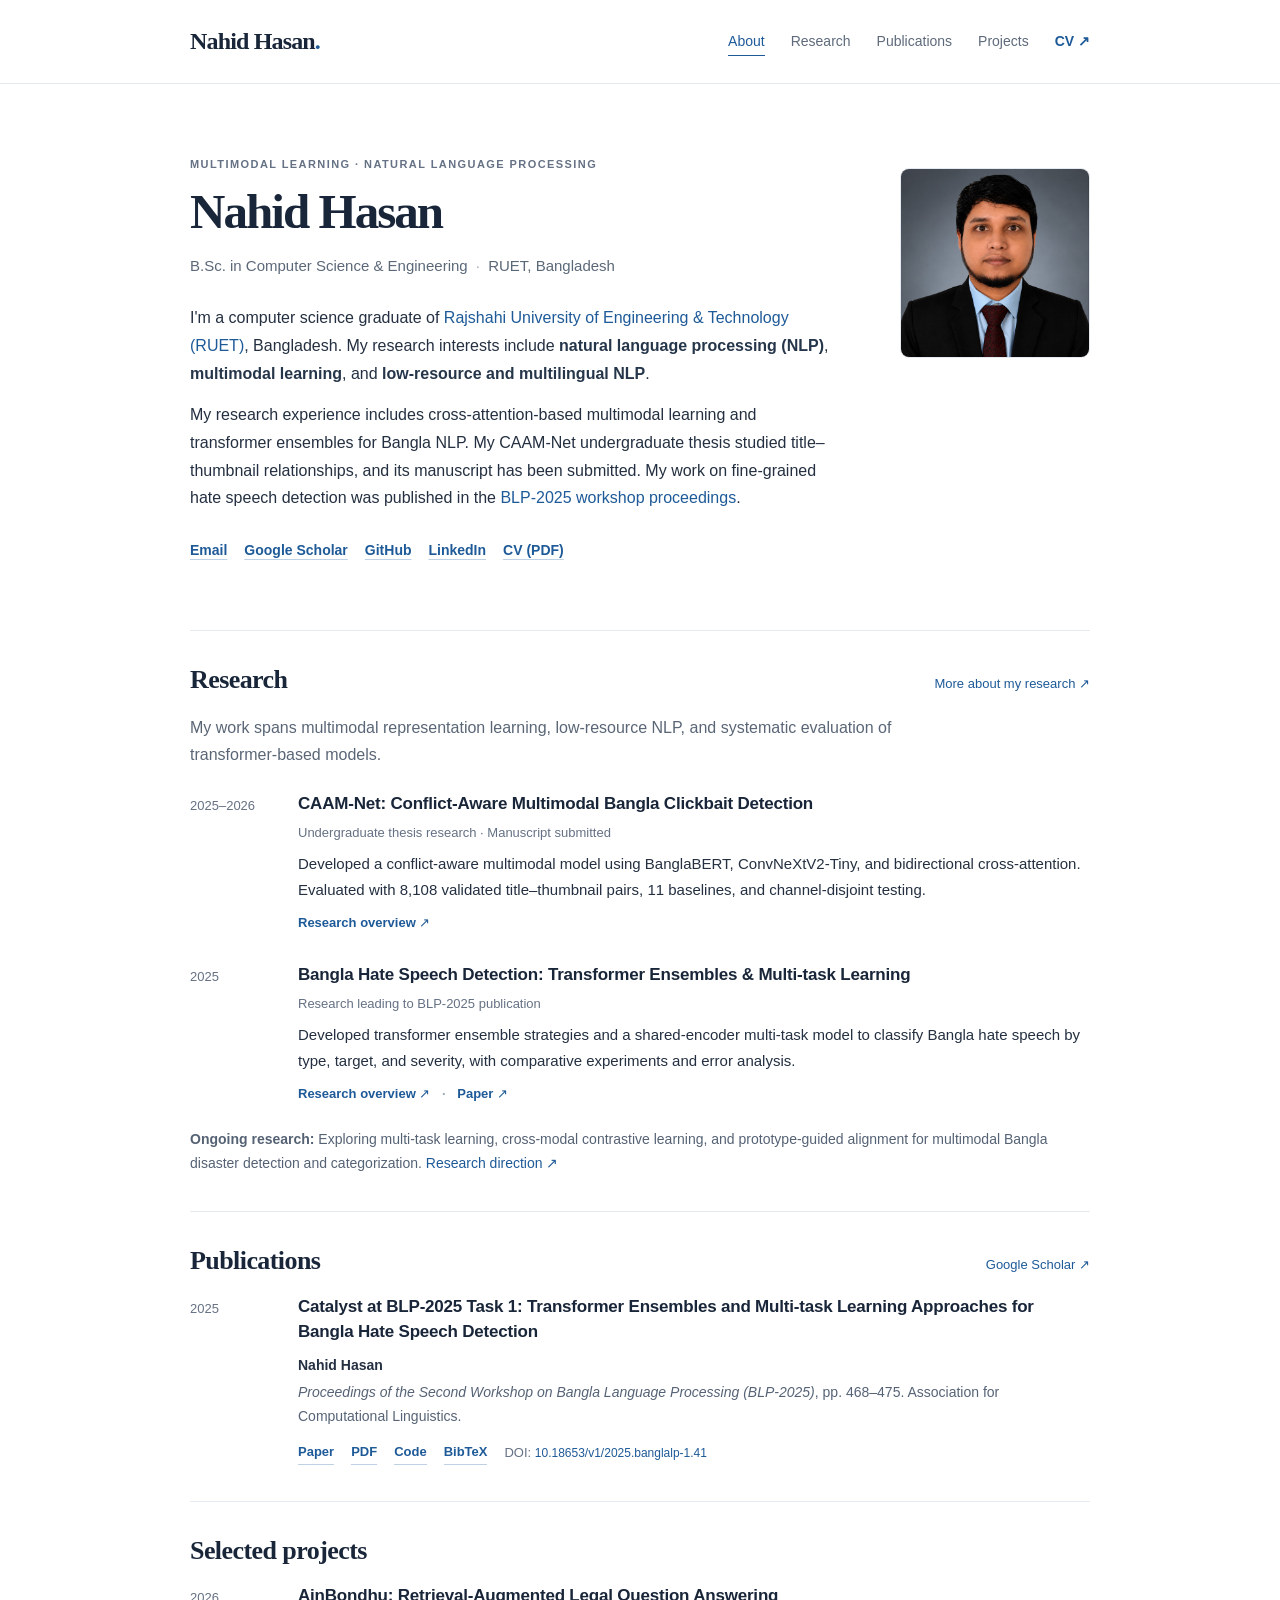
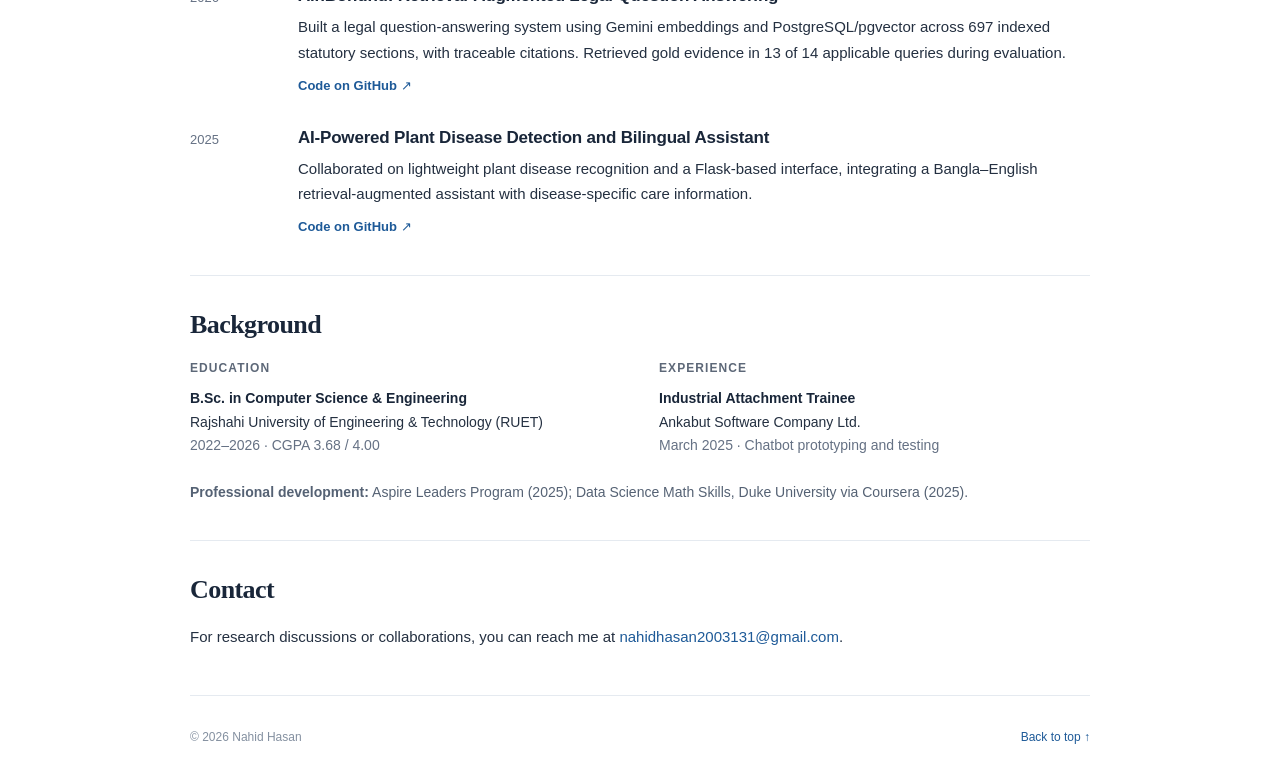
<file: index.html>
<!doctype html>
<html lang="en">
<head>
  <meta charset="utf-8">
  <meta name="viewport" content="width=device-width, initial-scale=1">
  <meta name="theme-color" content="#ffffff">
  <meta name="description" content="Nahid Hasan — RUET computer science graduate. Multimodal learning and NLP research, CAAM-Net thesis (manuscript submitted), BLP-2025 publication, and CV.">
  <meta property="og:type" content="website">
  <meta property="og:title" content="Nahid Hasan | Research">
  <meta property="og:description" content="Research in multimodal learning and NLP, including cross-modal attention, transformer ensembles, and low-resource Bangla language understanding.">
  <meta property="og:image" content="https://nahid2003131.github.io/assets/nahid-hasan-profile.jpg">
  <meta property="og:url" content="https://nahid2003131.github.io/">
  <link rel="canonical" href="https://nahid2003131.github.io/">
  <link rel="icon" href="assets/favicon.svg" type="image/svg+xml">
  <link rel="stylesheet" href="styles.css">
  <script defer src="main.js"></script>
  <title>Nahid Hasan | Research</title>
</head>
<body>
  <a class="skip-link" href="#main">Skip to content</a>
  <header class="site-header" id="top">
    <div class="container header-inner">
      <a class="wordmark" href="./" aria-label="Nahid Hasan, homepage">Nahid Hasan<span class="wordmark-dot">.</span></a>
      <nav class="site-nav" aria-label="Main navigation">
        <a href="#about" aria-current="page">About</a>
        <a href="#research">Research</a>
        <a href="#publications">Publications</a>
        <a href="#projects">Projects</a>
        <a class="cv-nav" href="assets/cv/2026-10-30/Nahid_Hasan_CV.pdf" target="_blank" rel="noopener noreferrer">CV <span aria-hidden="true">↗</span></a>
      </nav>
    </div>
  </header>

  <main class="container" id="main">
    <section class="intro" id="about" aria-labelledby="intro-title">
      <div class="intro-text">
        <p class="intro-eyebrow">MULTIMODAL LEARNING · NATURAL LANGUAGE PROCESSING</p>
        <h1 id="intro-title">Nahid Hasan</h1>
        <p class="intro-role">B.Sc. in Computer Science &amp; Engineering <span class="role-sep">·</span> RUET, Bangladesh</p>
        <p>I'm a computer science graduate of <a href="https://www.ruet.ac.bd/" target="_blank" rel="noopener noreferrer">Rajshahi University of Engineering &amp; Technology (RUET)</a>, Bangladesh. My research interests include <strong>natural language processing (NLP)</strong>, <strong>multimodal learning</strong>, and <strong>low-resource and multilingual NLP</strong>.</p>
        <p>My research experience includes cross-attention-based multimodal learning and transformer ensembles for Bangla NLP. My CAAM-Net undergraduate thesis studied title–thumbnail relationships, and its manuscript has been submitted. My work on fine-grained hate speech detection was published in the <a href="https://aclanthology.org/2025.banglalp-1.41/" target="_blank" rel="noopener noreferrer">BLP-2025 workshop proceedings</a>.</p>
        <div class="profile-links" aria-label="Contact and research profiles">
          <a href="mailto:nahidhasan2003131@gmail.com">Email</a>
          <a href="https://scholar.google.com/citations?user=zQYBiHsAAAAJ" target="_blank" rel="noopener noreferrer">Google Scholar</a>
          <a href="https://github.com/nahid2003131" target="_blank" rel="noopener noreferrer">GitHub</a>
          <a href="https://www.linkedin.com/in/nahid2003131/" target="_blank" rel="noopener noreferrer">LinkedIn</a>
          <a href="assets/cv/2026-10-30/Nahid_Hasan_CV.pdf" target="_blank" rel="noopener noreferrer">CV (PDF)</a>
        </div>
      </div>
      <figure class="profile-photo">
        <img src="assets/nahid-hasan-profile.jpg" width="576" height="576" alt="Nahid Hasan" fetchpriority="high">
      </figure>
    </section>

    <section class="content-section" id="research" aria-labelledby="research-heading">
      <div class="section-header"><h2 id="research-heading">Research</h2><a class="section-action" href="research/">More about my research <span aria-hidden="true">↗</span></a></div>
      <p class="section-lead">My work spans multimodal representation learning, low-resource NLP, and systematic evaluation of transformer-based models.</p>
      <div class="item-list">
        <article class="research-item">
          <div class="item-date">2025–2026</div>
          <div class="item-content">
            <h3><a href="research/#caam-net">CAAM-Net: Conflict-Aware Multimodal Bangla Clickbait Detection</a></h3>
            <p class="item-type">Undergraduate thesis research · Manuscript submitted</p>
            <p>Developed a conflict-aware multimodal model using BanglaBERT, ConvNeXtV2-Tiny, and bidirectional cross-attention. Evaluated with 8,108 validated title–thumbnail pairs, 11 baselines, and channel-disjoint testing.</p>
            <p class="item-links"><a href="research/#caam-net">Research overview <span aria-hidden="true">↗</span></a></p>
          </div>
        </article>
        <article class="research-item">
          <div class="item-date">2025</div>
          <div class="item-content">
            <h3><a href="research/#blp-2025">Bangla Hate Speech Detection: Transformer Ensembles &amp; Multi-task Learning</a></h3>
            <p class="item-type">Research leading to BLP-2025 publication</p>
            <p>Developed transformer ensemble strategies and a shared-encoder multi-task model to classify Bangla hate speech by type, target, and severity, with comparative experiments and error analysis.</p>
            <p class="item-links"><a href="research/#blp-2025">Research overview <span aria-hidden="true">↗</span></a> <span aria-hidden="true" class="link-separator">·</span> <a href="https://aclanthology.org/2025.banglalp-1.41/" target="_blank" rel="noopener noreferrer">Paper <span aria-hidden="true">↗</span></a></p>
          </div>
        </article>
      </div>
      <p class="background-note"><strong>Ongoing research:</strong> Exploring multi-task learning, cross-modal contrastive learning, and prototype-guided alignment for multimodal Bangla disaster detection and categorization. <a href="research/#ongoing-work">Research direction <span aria-hidden="true">↗</span></a></p>
    </section>

    <section class="content-section" id="publications" aria-labelledby="publications-heading">
      <div class="section-header"><h2 id="publications-heading">Publications</h2><a class="section-action" href="https://scholar.google.com/citations?user=zQYBiHsAAAAJ" target="_blank" rel="noopener noreferrer">Google Scholar <span aria-hidden="true">↗</span></a></div>
      <article class="publication-entry">
        <div class="item-date">2025</div>
        <div class="item-content">
          <h3><a href="https://aclanthology.org/2025.banglalp-1.41/" target="_blank" rel="noopener noreferrer">Catalyst at BLP-2025 Task 1: Transformer Ensembles and Multi-task Learning Approaches for Bangla Hate Speech Detection</a></h3>
          <p class="publication-authors"><strong>Nahid Hasan</strong></p>
          <p class="publication-venue"><em>Proceedings of the Second Workshop on Bangla Language Processing (BLP-2025)</em>, pp. 468–475. Association for Computational Linguistics.</p>
          <div class="paper-links">
            <a href="https://aclanthology.org/2025.banglalp-1.41/" target="_blank" rel="noopener noreferrer">Paper</a>
            <a href="https://aclanthology.org/2025.banglalp-1.41.pdf" target="_blank" rel="noopener noreferrer">PDF</a>
            <a href="https://github.com/nahid2003131/blp25_task1_catalyst" target="_blank" rel="noopener noreferrer">Code</a>
            <a href="assets/hasan-2025-catalyst.bib" download>BibTeX</a>
            <span class="doi-note">DOI: <a href="https://doi.org/10.18653/v1/2025.banglalp-1.41" target="_blank" rel="noopener noreferrer">10.18653/v1/2025.banglalp-1.41</a></span>
          </div>
        </div>
      </article>
    </section>

    <section class="content-section" id="projects" aria-labelledby="projects-heading">
      <div class="section-header"><h2 id="projects-heading">Selected projects</h2></div>
      <div class="item-list">
        <article class="project-entry">
          <div class="item-date">2026</div>
          <div class="item-content">
            <h3>AinBondhu: Retrieval-Augmented Legal Question Answering</h3>
            <p>Built a legal question-answering system using Gemini embeddings and PostgreSQL/pgvector across 697 indexed statutory sections, with traceable citations. Retrieved gold evidence in 13 of 14 applicable queries during evaluation.</p>
            <p class="item-links"><a href="https://github.com/nahid2003131/AinBondhu" target="_blank" rel="noopener noreferrer">Code on GitHub <span aria-hidden="true">↗</span></a></p>
          </div>
        </article>
        <article class="project-entry">
          <div class="item-date">2025</div>
          <div class="item-content">
            <h3>AI-Powered Plant Disease Detection and Bilingual Assistant</h3>
            <p>Collaborated on lightweight plant disease recognition and a Flask-based interface, integrating a Bangla–English retrieval-augmented assistant with disease-specific care information.</p>
            <p class="item-links"><a href="https://github.com/nahid2003131/PD_Detection" target="_blank" rel="noopener noreferrer">Code on GitHub <span aria-hidden="true">↗</span></a></p>
          </div>
        </article>
      </div>
    </section>

    <section class="content-section" id="background" aria-labelledby="background-heading">
      <div class="section-header"><h2 id="background-heading">Background</h2></div>
      <div class="background-grid">
        <div>
          <h3>Education</h3>
          <p><strong>B.Sc. in Computer Science &amp; Engineering</strong><br>Rajshahi University of Engineering &amp; Technology (RUET)<br><span class="muted">2022–2026 · CGPA 3.68 / 4.00</span></p>
        </div>
        <div>
          <h3>Experience</h3>
          <p><strong>Industrial Attachment Trainee</strong><br>Ankabut Software Company Ltd.<br><span class="muted">March 2025 · Chatbot prototyping and testing</span></p>
        </div>
      </div>
      <p class="background-note"><strong>Professional development:</strong> Aspire Leaders Program (2025); Data Science Math Skills, Duke University via Coursera (2025).</p>
    </section>

    <section class="content-section contact-section" id="contact" aria-labelledby="contact-heading">
      <div class="section-header"><h2 id="contact-heading">Contact</h2></div>
      <p>For research discussions or collaborations, you can reach me at <a href="mailto:nahidhasan2003131@gmail.com">nahidhasan2003131@gmail.com</a>.</p>
    </section>
  </main>
  <footer class="container footer"><span>© <span data-year>2026</span> Nahid Hasan</span><a href="#top">Back to top ↑</a></footer>
</body>
</html>
</file>
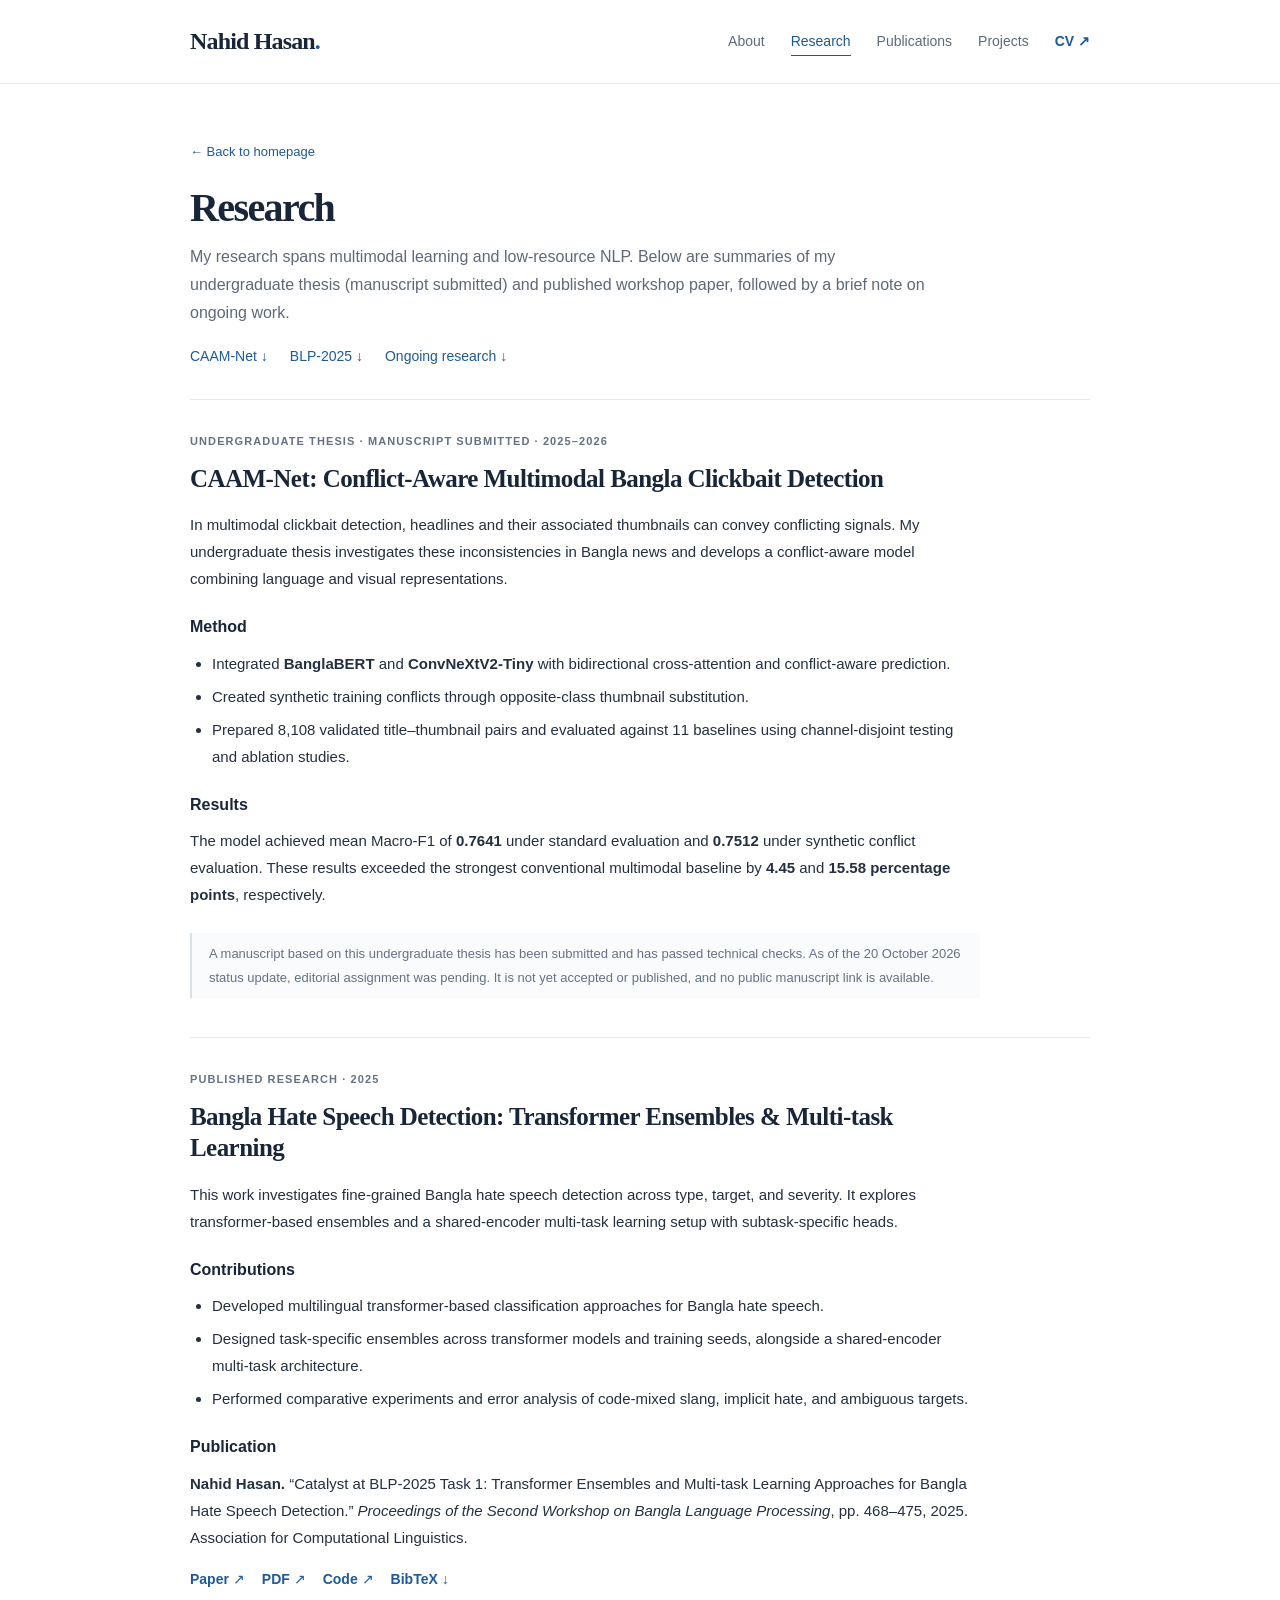
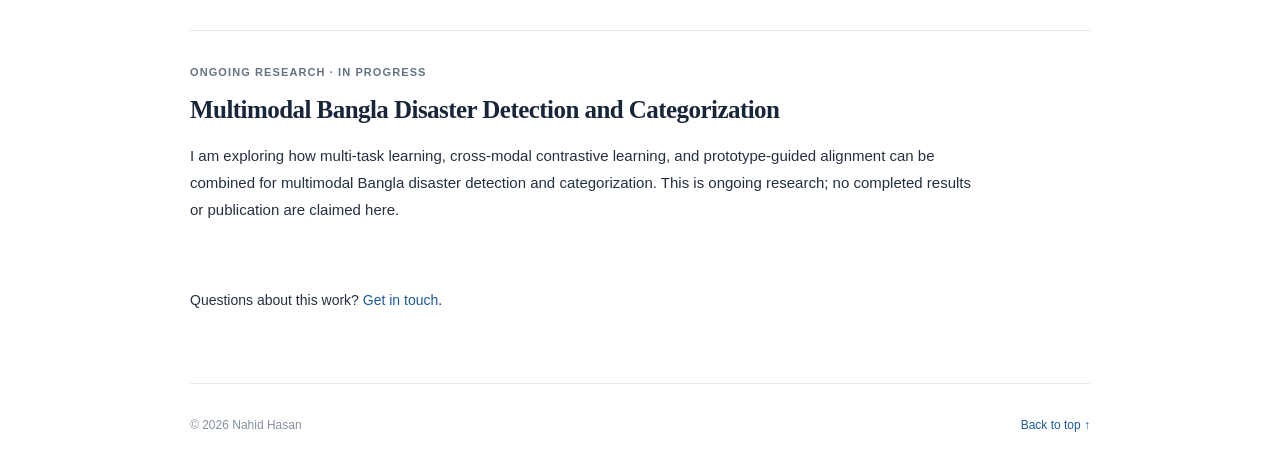
<file: research/index.html>
<!doctype html>
<html lang="en">
<head>
  <meta charset="utf-8">
  <meta name="viewport" content="width=device-width, initial-scale=1">
  <meta name="theme-color" content="#ffffff">
  <meta name="description" content="Research by Nahid Hasan in multimodal learning and NLP: CAAM-Net submitted thesis manuscript, BLP-2025 publication, and ongoing multimodal Bangla disaster detection exploration.">
  <meta property="og:type" content="website">
  <meta property="og:title" content="Research | Nahid Hasan">
  <meta property="og:description" content="Multimodal learning and NLP research: cross-attention fusion, transformer ensembles, multi-task learning, and ongoing work.">
  <meta property="og:image" content="https://nahid2003131.github.io/assets/nahid-hasan-profile.jpg">
  <meta property="og:url" content="https://nahid2003131.github.io/research/">
  <link rel="canonical" href="https://nahid2003131.github.io/research/">
  <link rel="icon" href="../assets/favicon.svg" type="image/svg+xml">
  <link rel="stylesheet" href="../styles.css">
  <script defer src="../main.js"></script>
  <title>Research | Nahid Hasan</title>
</head>
<body>
  <a class="skip-link" href="#main">Skip to content</a>
  <header class="site-header" id="top"><div class="container header-inner">
    <a class="wordmark" href="../">Nahid Hasan<span class="wordmark-dot">.</span></a>
    <nav class="site-nav" aria-label="Main navigation"><a href="../#about">About</a><a href="./" aria-current="page">Research</a><a href="../#publications">Publications</a><a href="../#projects">Projects</a><a class="cv-nav" href="../assets/cv/2026-10-30/Nahid_Hasan_CV.pdf" target="_blank" rel="noopener noreferrer">CV <span aria-hidden="true">↗</span></a></nav>
  </div></header>
  <main class="container research-detail" id="main">
    <div class="page-heading"><a href="../" class="back-link">← Back to homepage</a><h1>Research</h1><p>My research spans multimodal learning and low-resource NLP. Below are summaries of my undergraduate thesis (manuscript submitted) and published workshop paper, followed by a brief note on ongoing work.</p><div class="jump-links"><a href="#caam-net">CAAM-Net ↓</a><a href="#blp-2025">BLP-2025 ↓</a><a href="#ongoing-work">Ongoing research ↓</a></div></div>
    <article class="detail-article" id="caam-net">
      <p class="detail-eyebrow">UNDERGRADUATE THESIS · MANUSCRIPT SUBMITTED · 2025–2026</p>
      <h2>CAAM-Net: Conflict-Aware Multimodal Bangla Clickbait Detection</h2>
      <p>In multimodal clickbait detection, headlines and their associated thumbnails can convey conflicting signals. My undergraduate thesis investigates these inconsistencies in Bangla news and develops a conflict-aware model combining language and visual representations.</p>
      <h3>Method</h3>
      <ul><li>Integrated <strong>BanglaBERT</strong> and <strong>ConvNeXtV2-Tiny</strong> with bidirectional cross-attention and conflict-aware prediction.</li><li>Created synthetic training conflicts through opposite-class thumbnail substitution.</li><li>Prepared 8,108 validated title–thumbnail pairs and evaluated against 11 baselines using channel-disjoint testing and ablation studies.</li></ul>
      <h3>Results</h3>
      <p>The model achieved mean Macro-F1 of <strong>0.7641</strong> under standard evaluation and <strong>0.7512</strong> under synthetic conflict evaluation. These results exceeded the strongest conventional multimodal baseline by <strong>4.45</strong> and <strong>15.58 percentage points</strong>, respectively.</p>
      <p class="note">A manuscript based on this undergraduate thesis has been submitted and has passed technical checks. As of the 20 October 2026 status update, editorial assignment was pending. It is not yet accepted or published, and no public manuscript link is available.</p>
    </article>
    <article class="detail-article" id="blp-2025">
      <p class="detail-eyebrow">PUBLISHED RESEARCH · 2025</p>
      <h2>Bangla Hate Speech Detection: Transformer Ensembles &amp; Multi-task Learning</h2>
      <p>This work investigates fine-grained Bangla hate speech detection across type, target, and severity. It explores transformer-based ensembles and a shared-encoder multi-task learning setup with subtask-specific heads.</p>
      <h3>Contributions</h3>
      <ul><li>Developed multilingual transformer-based classification approaches for Bangla hate speech.</li><li>Designed task-specific ensembles across transformer models and training seeds, alongside a shared-encoder multi-task architecture.</li><li>Performed comparative experiments and error analysis of code-mixed slang, implicit hate, and ambiguous targets.</li></ul>
      <h3>Publication</h3>
      <p><strong>Nahid Hasan.</strong> “Catalyst at BLP-2025 Task 1: Transformer Ensembles and Multi-task Learning Approaches for Bangla Hate Speech Detection.” <em>Proceedings of the Second Workshop on Bangla Language Processing</em>, pp. 468–475, 2025. Association for Computational Linguistics.</p>
      <div class="detail-links"><a href="https://aclanthology.org/2025.banglalp-1.41/" target="_blank" rel="noopener noreferrer">Paper ↗</a><a href="https://aclanthology.org/2025.banglalp-1.41.pdf" target="_blank" rel="noopener noreferrer">PDF ↗</a><a href="https://github.com/nahid2003131/blp25_task1_catalyst" target="_blank" rel="noopener noreferrer">Code ↗</a><a href="../assets/hasan-2025-catalyst.bib" download>BibTeX ↓</a></div>
    </article>
    <article class="detail-article" id="ongoing-work">
      <p class="detail-eyebrow">ONGOING RESEARCH · IN PROGRESS</p>
      <h2>Multimodal Bangla Disaster Detection and Categorization</h2>
      <p>I am exploring how multi-task learning, cross-modal contrastive learning, and prototype-guided alignment can be combined for multimodal Bangla disaster detection and categorization. This is ongoing research; no completed results or publication are claimed here.</p>
    </article>
    <p class="page-ending">Questions about this work? <a href="mailto:nahidhasan2003131@gmail.com">Get in touch</a>.</p>
  </main>
  <footer class="container footer"><span>© <span data-year>2026</span> Nahid Hasan</span><a href="#top">Back to top ↑</a></footer>
</body>
</html>
</file>
<file: styles.css>
:root {
  --ink:#243041; --title:#192639; --muted:#657184; --quiet:#8490a0;
  --link:#1e5a98; --link-hover:#123e6c; --border:#e5eaf0; --surface:#f8fafc; --page:#ffffff;
}
*,*::before,*::after {box-sizing:border-box}
html {scroll-behavior:smooth; scroll-padding-top:90px}
body {margin:0;background:var(--page);color:var(--ink);font-family: -apple-system,BlinkMacSystemFont,"Segoe UI",Roboto,"Helvetica Neue",Arial,sans-serif;font-size:16px;line-height:1.73;-webkit-font-smoothing:antialiased}
img {max-width:100%;height:auto}
a {color:var(--link);text-decoration:none;text-underline-offset:3px}
a:hover {color:var(--link-hover);text-decoration:underline}
a:focus-visible {outline:3px solid #a4c6ef;outline-offset:4px;border-radius:2px}
h1,h2,h3,p,figure {margin-top:0}
p {margin-bottom:14px}
.container {width:min(100% - 60px,900px);margin-inline:auto}
.skip-link {position:absolute;top:-80px;left:16px;z-index:5;background:#fff;padding:8px 12px;box-shadow:0 2px 10px #0002}
.skip-link:focus {top:10px}
.site-header {border-bottom:1px solid var(--border);background:#fff}
.header-inner {min-height:83px;display:flex;align-items:center;justify-content:space-between;gap:22px}
.wordmark {color:var(--title);font-family:Georgia,"Times New Roman",serif;font-size:24px;font-weight:700;letter-spacing:-.035em;white-space:nowrap}
.wordmark:hover {color:var(--title);text-decoration:none}
.wordmark-dot {color:var(--link)}
.site-nav {display:flex;align-items:center;gap:26px;flex-wrap:wrap;font-size:14px;line-height:1.4}
.site-nav a {color:#5e6a7b;white-space:nowrap}
.site-nav a:hover,.site-nav a[aria-current="page"] {color:var(--link)}
.site-nav .cv-nav {color:var(--link);font-weight:600}
.intro {padding-top:72px;padding-bottom:68px;display:grid;grid-template-columns:minmax(0,1fr) 190px;gap:64px;align-items:start}
.intro-eyebrow {margin-bottom:12px;color:var(--muted);font-size:11px;line-height:1.5;font-weight:700;letter-spacing:.13em}
h1 {font-family:Georgia,"Times New Roman",serif;font-size:49px;line-height:1.12;font-weight:700;letter-spacing:-.04em;color:var(--title);margin-bottom:14px}
.intro-role {font-size:15px;color:#5b6878;margin-bottom:25px}
.role-sep {color:#a0aab6;padding:0 4px}
.intro-text>p:not(.intro-eyebrow):not(.intro-role){max-width:660px}
.intro strong {font-weight:600;color:#26364a}
.profile-links {display:flex;flex-wrap:wrap;gap:7px 17px;margin-top:26px;font-size:14px;font-weight:550}
.profile-links a {text-decoration:underline;text-decoration-color:#bfd1e4;text-underline-offset:4px}
.profile-photo {width:190px;margin:12px 0 0;aspect-ratio:1}
.profile-photo img {display:block;width:100%;height:100%;aspect-ratio:1;object-fit:cover;border-radius:9px;border:1px solid var(--border)}
.content-section {padding:33px 0 36px;border-top:1px solid var(--border)}
.section-header {display:flex;justify-content:space-between;align-items:baseline;gap:14px;margin-bottom:17px}
h2 {font-family:Georgia,"Times New Roman",serif;font-size:26px;line-height:1.25;letter-spacing:-.022em;color:var(--title);font-weight:700;margin:0}
.section-action {font-size:13px;white-space:nowrap}
.section-lead {color:#5a6676;margin-bottom:23px;max-width:760px}
.item-list {display:grid;gap:29px}
.research-item,.publication-entry,.project-entry {display:grid;grid-template-columns:88px minmax(0,1fr);gap:20px}
.item-date {color:var(--muted);font-size:13px;line-height:1.8;padding-top:2px;font-variant-numeric:tabular-nums;white-space:nowrap}
.item-content>h3 {font-size:17px;line-height:1.45;font-weight:660;letter-spacing:-.012em;color:var(--title);margin:0 0 5px}
.item-content>h3 a {color:var(--title)}
.item-content>h3 a:hover {color:var(--link)}
.item-content>p {margin:0 0 9px;font-size:15px;line-height:1.72}
.item-content .item-type {font-size:13px;color:var(--muted);margin-bottom:7px}
.item-links {font-size:13px!important;font-weight:550;margin:6px 0 0!important}
.link-separator {color:#97a3b4;margin:0 8px}
.publication-authors {font-size:14px!important;margin:9px 0 3px!important}
.publication-venue {font-size:14px!important;color:#566376}
.paper-links {display:flex;flex-wrap:wrap;align-items:center;gap:4px 17px;font-size:13px;font-weight:550;margin-top:13px}
.paper-links>a:not(.doi-note a) {border-bottom:1px solid #bfd1e4}
.doi-note {font-weight:400;color:var(--muted)}
.doi-note a {font-size:12px}
.background-grid {display:grid;grid-template-columns:1fr 1fr;gap:38px}
.background-grid h3 {color:#5d6878;text-transform:uppercase;font-size:12px;letter-spacing:.09em;margin:0 0 8px}
.background-grid p {font-size:14px;line-height:1.7;margin:0}
.background-grid strong {color:var(--title)}
.muted {color:var(--muted)}
.background-note {font-size:14px;color:#556274;margin:22px 0 0}
.contact-section {padding-bottom:45px}
.contact-section p {font-size:15px;margin:0}
.footer {border-top:1px solid var(--border);min-height:84px;display:flex;align-items:center;justify-content:space-between;gap:20px;color:var(--quiet);font-size:12px}
.footer a {font-size:12px}
/* Research detail page */
.research-detail {max-width:900px}
.page-heading {padding:53px 0 30px}
.back-link {font-size:13px}
.page-heading h1 {font-size:40px;margin:21px 0 13px}
.page-heading>p {max-width:735px;color:#5d6979;font-size:16px}
.jump-links {display:flex;gap:22px;margin-top:18px;font-size:14px}
.detail-article {border-top:1px solid var(--border);padding:32px 0 39px;max-width:900px;scroll-margin-top:36px}
.detail-eyebrow {font-size:11px;letter-spacing:.1em;font-weight:700;color:var(--muted);margin-bottom:12px}
.detail-article h2 {font-size:25px;max-width:800px;margin-bottom:17px}
.detail-article h3 {font-size:16px;font-weight:700;color:var(--title);margin:21px 0 9px}
.detail-article>p:not(.detail-eyebrow),.detail-article li {max-width:790px;font-size:15px;line-height:1.8}
.detail-article ul {padding-left:22px;max-width:790px;margin-top:0}
.detail-article li {margin-bottom:6px}
.detail-article .note {border-left:2px solid #d5e0eb;padding:9px 0 9px 17px;color:var(--muted);font-size:13px!important;margin:25px 0 0;background:#fafbfc}
.detail-links {display:flex;flex-wrap:wrap;gap:17px;font-size:14px;font-weight:550;margin-top:16px}
.page-ending {padding:12px 0 56px;font-size:14px}
@media (max-width:760px){
  .container {width:min(100% - 36px,900px)}
  .header-inner {min-height:auto;align-items:flex-start;flex-direction:column;gap:6px;padding:15px 0 12px}
  .wordmark {font-size:23px}
  .site-nav {gap:8px 19px;font-size:13px}
  .intro {padding:46px 0 45px;grid-template-columns:minmax(0,1fr) 135px;gap:27px}
  .profile-photo {width:135px;margin:3px 0 0}
  h1 {font-size:39px}
  .intro-role {font-size:14px}
  .intro-text>p:not(.intro-eyebrow):not(.intro-role){font-size:15px}
  .content-section {padding:27px 0 30px}
  .research-item,.publication-entry,.project-entry {grid-template-columns:70px minmax(0,1fr);gap:13px}
  .item-date {font-size:12px}
  .item-content>h3 {font-size:16px}
  .item-content>p {font-size:14px}
  .background-grid {gap:23px}
  .page-heading {padding:42px 0 28px}
}
@media (max-width:530px){
  .intro {grid-template-columns:minmax(0,1fr) 92px;column-gap:14px;padding:38px 0 37px}
  .profile-photo {grid-column:2;grid-row:2 / span 2;justify-self:end;align-self:start;width:92px;margin:0}
  .intro-eyebrow {font-size:10px;line-height:1.65}
  h1 {font-size:36px;margin-bottom:8px}
  .intro-role {font-size:13px;line-height:1.5;margin-bottom:20px}
  .intro-text>p:not(.intro-eyebrow):not(.intro-role), .profile-links {grid-column:1/-1}
  .intro-text {display:contents}
  .intro-text>.intro-eyebrow {grid-column:1;grid-row:1}
  .intro-text>h1 {grid-column:1;grid-row:2}
  .intro-text>.intro-role {grid-column:1;grid-row:3}
  .intro-text>p:nth-of-type(3) {grid-column:1 / -1;grid-row:4;margin-top:0}
  .intro-text>p:nth-of-type(4) {grid-column:1 / -1;grid-row:5;margin-top:0}
  .profile-links {grid-column:1 / -1;grid-row:6;margin-top:0;gap:7px 14px}
  .section-header {align-items:start;flex-direction:column;gap:7px}
  .research-item,.publication-entry,.project-entry {display:block}
  .item-date {padding:0;margin-bottom:5px}
  .item-list {gap:26px}
  .background-grid {grid-template-columns:1fr;gap:18px}
  .paper-links {gap:7px 13px}
  .doi-note {width:100%;margin-top:2px}
  .page-heading h1 {font-size:34px}
  .detail-article h2 {font-size:23px}
  .footer {min-height:75px}
}
@media (prefers-reduced-motion:reduce){html {scroll-behavior:auto}}

/* ── Interaction refinements: understated motion, no layout shifts ── */
:root {
  --header-offset: 105px;
  --ease-out: cubic-bezier(.22, 1, .36, 1);
}
html {
  scroll-padding-top: var(--header-offset);
}
#about, .content-section, .detail-article, #main {
  /* The document uses scroll-padding-top; avoid double offsets. */
  scroll-margin-top: 0;
}
.site-header {
  position: sticky;
  top: 0;
  z-index: 20;
  background: rgba(255, 255, 255, .97);
  transition: box-shadow 240ms ease, border-color 240ms ease;
}
@supports ((backdrop-filter: blur(12px)) or (-webkit-backdrop-filter: blur(12px))) {
  .site-header {
    background: rgba(255, 255, 255, .91);
    -webkit-backdrop-filter: blur(12px);
    backdrop-filter: blur(12px);
  }
}
.site-header.is-scrolled {
  border-bottom-color: #dce4ed;
  box-shadow: 0 5px 24px rgba(24, 40, 66, .055);
}
.site-nav a {
  position: relative;
  transition: color 190ms ease;
}
.site-nav a[aria-current] {
  color: var(--link);
}
@media (hover: hover) and (prefers-reduced-motion: no-preference) {
  .site-nav a:not(.cv-nav)::after {
    content: "";
    position: absolute;
    height: 1px;
    bottom: -5px;
    left: 0;
    right: 0;
    background: currentColor;
    transform: scaleX(0);
    transform-origin: left;
    transition: transform 230ms var(--ease-out);
  }
  .site-nav a:hover::after,
  .site-nav a[aria-current]::after {
    transform: scaleX(1);
  }
  .profile-links a,
  .item-content > h3 a,
  .item-links a,
  .paper-links a,
  .detail-links a,
  .section-action,
  .back-link,
  .jump-links a {
    transition: color 200ms ease, border-color 200ms ease, text-decoration-color 200ms ease;
  }
  .profile-links a:hover { text-decoration-color: currentColor; }
  .paper-links a:hover { border-color: currentColor; }
  .profile-photo img {
    transition: transform 500ms var(--ease-out), box-shadow 500ms var(--ease-out);
  }
  .profile-photo:hover img {
    transform: translateY(-3px);
    box-shadow: 0 9px 25px rgba(25, 38, 57, .09);
  }
  .section-action span[aria-hidden],
  .item-links span[aria-hidden],
  .cv-nav span[aria-hidden] {
    display: inline-block;
    transition: transform 190ms var(--ease-out);
  }
  .section-action:hover span[aria-hidden],
  .item-links a:hover span[aria-hidden],
  .cv-nav:hover span[aria-hidden] {
    transform: translate(2px, -2px);
  }
}
@media (prefers-reduced-motion: no-preference) {
  /* JS only enables this for sections initially below the fold. */
  .will-reveal {
    opacity: 0;
    transform: translate3d(0, 10px, 0);
    transition: opacity 540ms var(--ease-out), transform 540ms var(--ease-out);
  }
  .will-reveal.is-revealed {
    opacity: 1;
    transform: none;
  }
  @view-transition { navigation: auto; }
  ::view-transition-old(root) { animation: 140ms ease-out both fade-page-out; }
  ::view-transition-new(root) { animation: 180ms ease-out both fade-page-in; }
  @keyframes fade-page-out { to { opacity: .6; } }
  @keyframes fade-page-in { from { opacity: .6; } to { opacity: 1; } }
}
@media (prefers-reduced-motion: reduce) {
  html { scroll-behavior: auto; }
  *, *::before, *::after {
    animation-duration: .01ms !important;
    animation-iteration-count: 1 !important;
    transition-duration: .01ms !important;
  }
  .will-reveal { opacity: 1; transform: none; }
}
</file>
